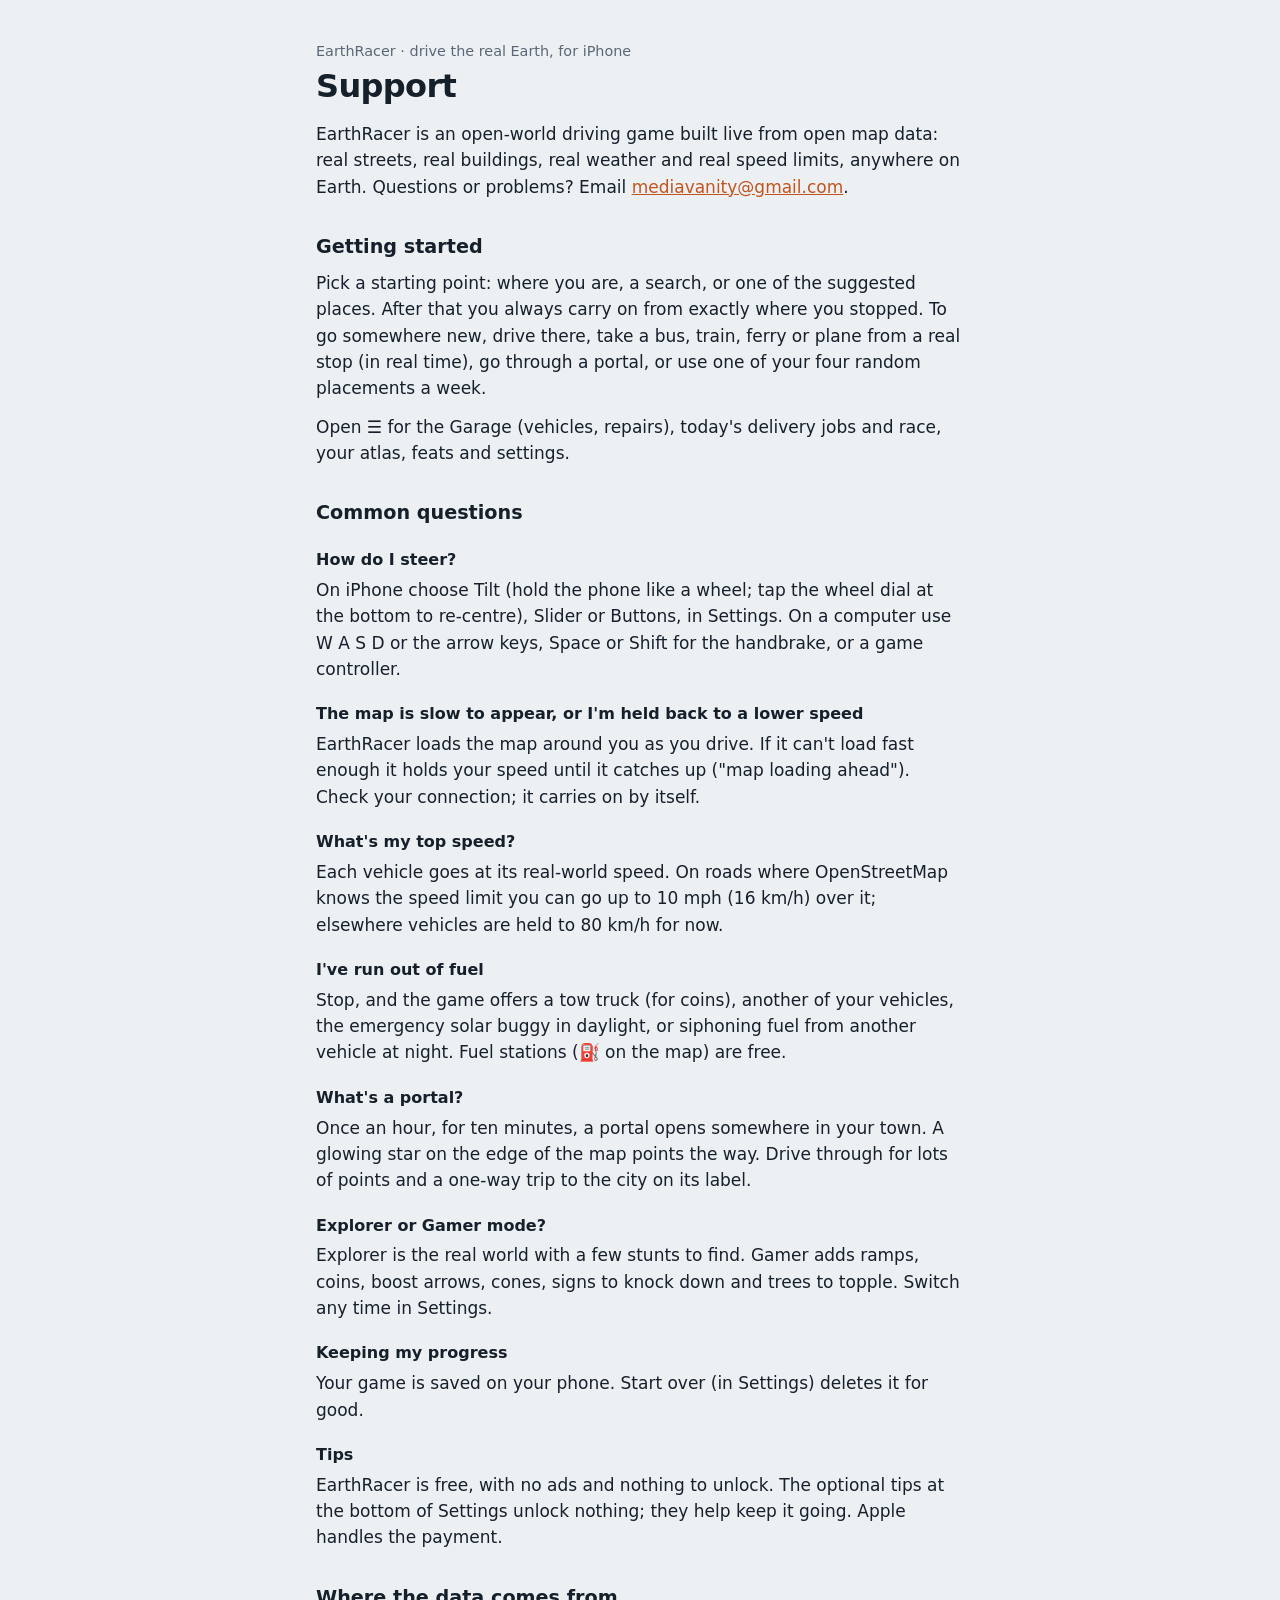
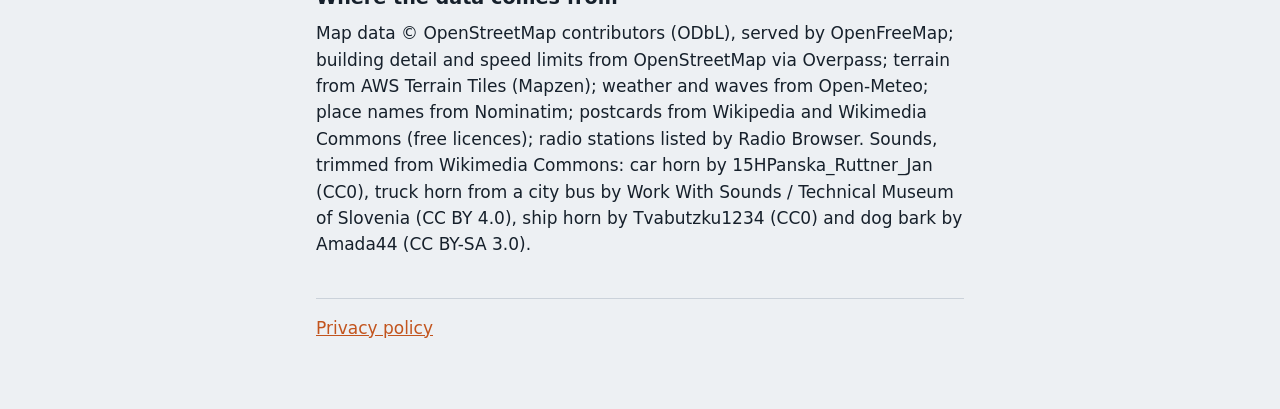
<file: index.html>
<!DOCTYPE html>
<html lang="en">
<head>
<meta charset="utf-8">
<meta name="viewport" content="width=device-width, initial-scale=1">
<title>EarthRacer Support</title>
<meta name="description" content="Help and support for EarthRacer, an open-world driving game on the real Earth, for iPhone.">
<link rel="stylesheet" href="style.css">
</head>
<body>
<main>
<p class="eyebrow">EarthRacer · drive the real Earth, for iPhone</p>
<h1>Support</h1>
<p>EarthRacer is an open-world driving game built live from open map data: real streets, real buildings, real weather and real speed limits, anywhere on Earth. Questions or problems? Email <a href="mailto:mediavanity@gmail.com?subject=EarthRacer%20support">mediavanity@gmail.com</a>.</p>

<h2>Getting started</h2>
<p>Pick a starting point: where you are, a search, or one of the suggested places. After that you always carry on from exactly where you stopped. To go somewhere new, drive there, take a bus, train, ferry or plane from a real stop (in real time), go through a portal, or use one of your four random placements a week.</p>
<p>Open ☰ for the Garage (vehicles, repairs), today's delivery jobs and race, your atlas, feats and settings.</p>

<h2>Common questions</h2>
<h3>How do I steer?</h3>
<p>On iPhone choose Tilt (hold the phone like a wheel; tap the wheel dial at the bottom to re-centre), Slider or Buttons, in Settings. On a computer use W A S D or the arrow keys, Space or Shift for the handbrake, or a game controller.</p>
<h3>The map is slow to appear, or I'm held back to a lower speed</h3>
<p>EarthRacer loads the map around you as you drive. If it can't load fast enough it holds your speed until it catches up ("map loading ahead"). Check your connection; it carries on by itself.</p>
<h3>What's my top speed?</h3>
<p>Each vehicle goes at its real-world speed. On roads where OpenStreetMap knows the speed limit you can go up to 10 mph (16 km/h) over it; elsewhere vehicles are held to 80 km/h for now.</p>
<h3>I've run out of fuel</h3>
<p>Stop, and the game offers a tow truck (for coins), another of your vehicles, the emergency solar buggy in daylight, or siphoning fuel from another vehicle at night. Fuel stations (⛽ on the map) are free.</p>
<h3>What's a portal?</h3>
<p>Once an hour, for ten minutes, a portal opens somewhere in your town. A glowing star on the edge of the map points the way. Drive through for lots of points and a one-way trip to the city on its label.</p>
<h3>Explorer or Gamer mode?</h3>
<p>Explorer is the real world with a few stunts to find. Gamer adds ramps, coins, boost arrows, cones, signs to knock down and trees to topple. Switch any time in Settings.</p>
<h3>Keeping my progress</h3>
<p>Your game is saved on your phone. Start over (in Settings) deletes it for good.</p>
<h3>Tips</h3>
<p>EarthRacer is free, with no ads and nothing to unlock. The optional tips at the bottom of Settings unlock nothing; they help keep it going. Apple handles the payment.</p>

<h2>Where the data comes from</h2>
<p>Map data © OpenStreetMap contributors (ODbL), served by OpenFreeMap; building detail and speed limits from OpenStreetMap via Overpass; terrain from AWS Terrain Tiles (Mapzen); weather and waves from Open-Meteo; place names from Nominatim; postcards from Wikipedia and Wikimedia Commons (free licences); radio stations listed by Radio Browser. Sounds, trimmed from Wikimedia Commons: car horn by 15HPanska_Ruttner_Jan (CC0), truck horn from a city bus by Work With Sounds / Technical Museum of Slovenia (CC BY 4.0), ship horn by Tvabutzku1234 (CC0) and dog bark by Amada44 (CC BY-SA 3.0).</p>

<p class="foot"><a href="privacy.html">Privacy policy</a></p>
</main>
</body>
</html>
</file>
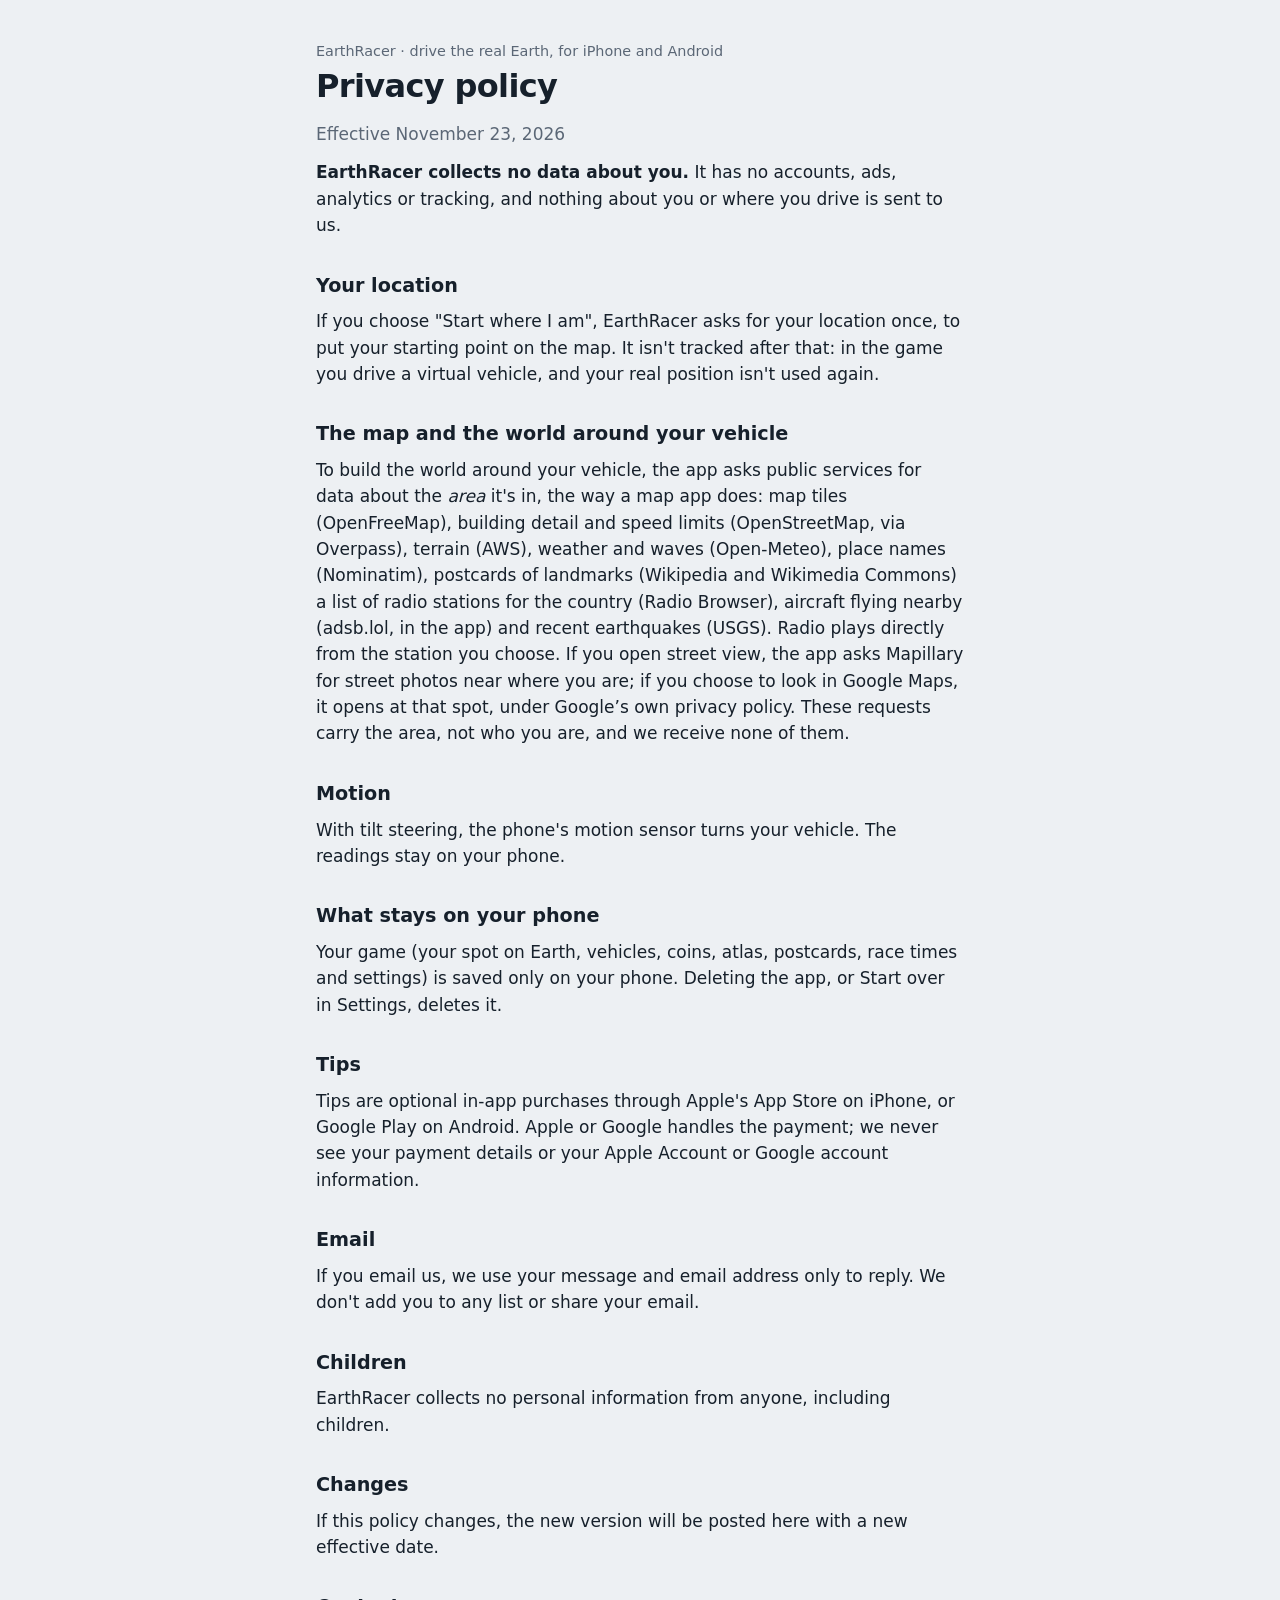
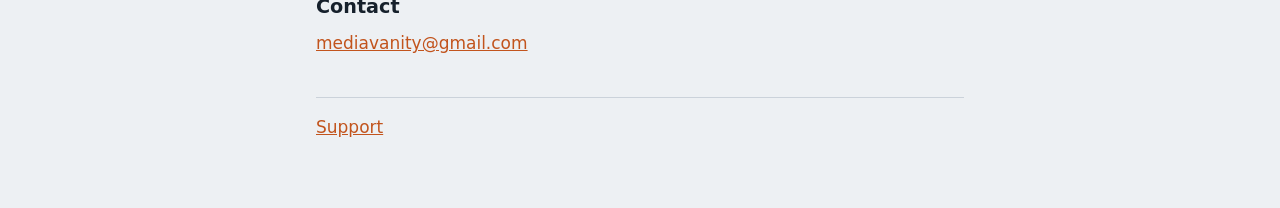
<file: privacy.html>
<!DOCTYPE html>
<html lang="en">
<head>
<meta charset="utf-8">
<meta name="viewport" content="width=device-width, initial-scale=1">
<title>EarthRacer Privacy Policy</title>
<meta name="description" content="Privacy policy for EarthRacer, an open-world driving game on the real Earth, for iPhone and Android.">
<link rel="stylesheet" href="style.css">
</head>
<body>
<main>
<p class="eyebrow">EarthRacer · drive the real Earth, for iPhone and Android</p>
<h1>Privacy policy</h1>
<p class="mute">Effective November 23, 2026</p>

<p><b>EarthRacer collects no data about you.</b> It has no accounts, ads, analytics or tracking, and nothing about you or where you drive is sent to us.</p>

<h2>Your location</h2>
<p>If you choose "Start where I am", EarthRacer asks for your location once, to put your starting point on the map. It isn't tracked after that: in the game you drive a virtual vehicle, and your real position isn't used again.</p>

<h2>The map and the world around your vehicle</h2>
<p>To build the world around your vehicle, the app asks public services for data about the <i>area</i> it's in, the way a map app does: map tiles (OpenFreeMap), building detail and speed limits (OpenStreetMap, via Overpass), terrain (AWS), weather and waves (Open-Meteo), place names (Nominatim), postcards of landmarks (Wikipedia and Wikimedia Commons) a list of radio stations for the country (Radio Browser), aircraft flying nearby (adsb.lol, in the app) and recent earthquakes (USGS). Radio plays directly from the station you choose. If you open street view, the app asks Mapillary for street photos near where you are; if you choose to look in Google Maps, it opens at that spot, under Google’s own privacy policy. These requests carry the area, not who you are, and we receive none of them.</p>

<h2>Motion</h2>
<p>With tilt steering, the phone's motion sensor turns your vehicle. The readings stay on your phone.</p>

<h2>What stays on your phone</h2>
<p>Your game (your spot on Earth, vehicles, coins, atlas, postcards, race times and settings) is saved only on your phone. Deleting the app, or Start over in Settings, deletes it.</p>

<h2>Tips</h2>
<p>Tips are optional in-app purchases through Apple's App Store on iPhone, or Google Play on Android. Apple or Google handles the payment; we never see your payment details or your Apple Account or Google account information.</p>

<h2>Email</h2>
<p>If you email us, we use your message and email address only to reply. We don't add you to any list or share your email.</p>

<h2>Children</h2>
<p>EarthRacer collects no personal information from anyone, including children.</p>

<h2>Changes</h2>
<p>If this policy changes, the new version will be posted here with a new effective date.</p>

<h2>Contact</h2>
<p><a href="mailto:mediavanity@gmail.com?subject=EarthRacer%20privacy">mediavanity@gmail.com</a></p>

<p class="foot"><a href="index.html">Support</a></p>
</main>
</body>
</html>
</file>
<file: style.css>
:root{--bg:#EDF0F3;--panel:#fff;--ink:#16202B;--mute:#5B6776;--line:#CBD2DA;--acc:#C2541D}
@media (prefers-color-scheme:dark){:root{--bg:#0E141B;--panel:#16202B;--ink:#E6EBF1;--mute:#93A0B0;--line:#2A3644;--acc:#FF9A5C;color-scheme:dark}}
*{box-sizing:border-box}
html{-webkit-text-size-adjust:100%}
body{margin:0;background:var(--bg);color:var(--ink);font:17px/1.55 system-ui,-apple-system,"Segoe UI",sans-serif}
main{max-width:680px;margin:0 auto;padding:40px 16px 56px}
.eyebrow{margin:0 0 6px;color:var(--mute);font-size:.9rem}
h1{margin:0 0 16px;font-size:2rem;line-height:1.15;letter-spacing:-.02em}
h2{margin:32px 0 8px;font-size:1.2rem}
h3{margin:20px 0 4px;font-size:1rem}
p{margin:0 0 12px}
.mute{color:var(--mute)}
a{color:var(--acc)}
.foot{margin-top:40px;padding-top:16px;border-top:1px solid var(--line)}
.badge{margin:4px 0 20px}
.badge img{display:block;height:54px;width:auto}
</file>
